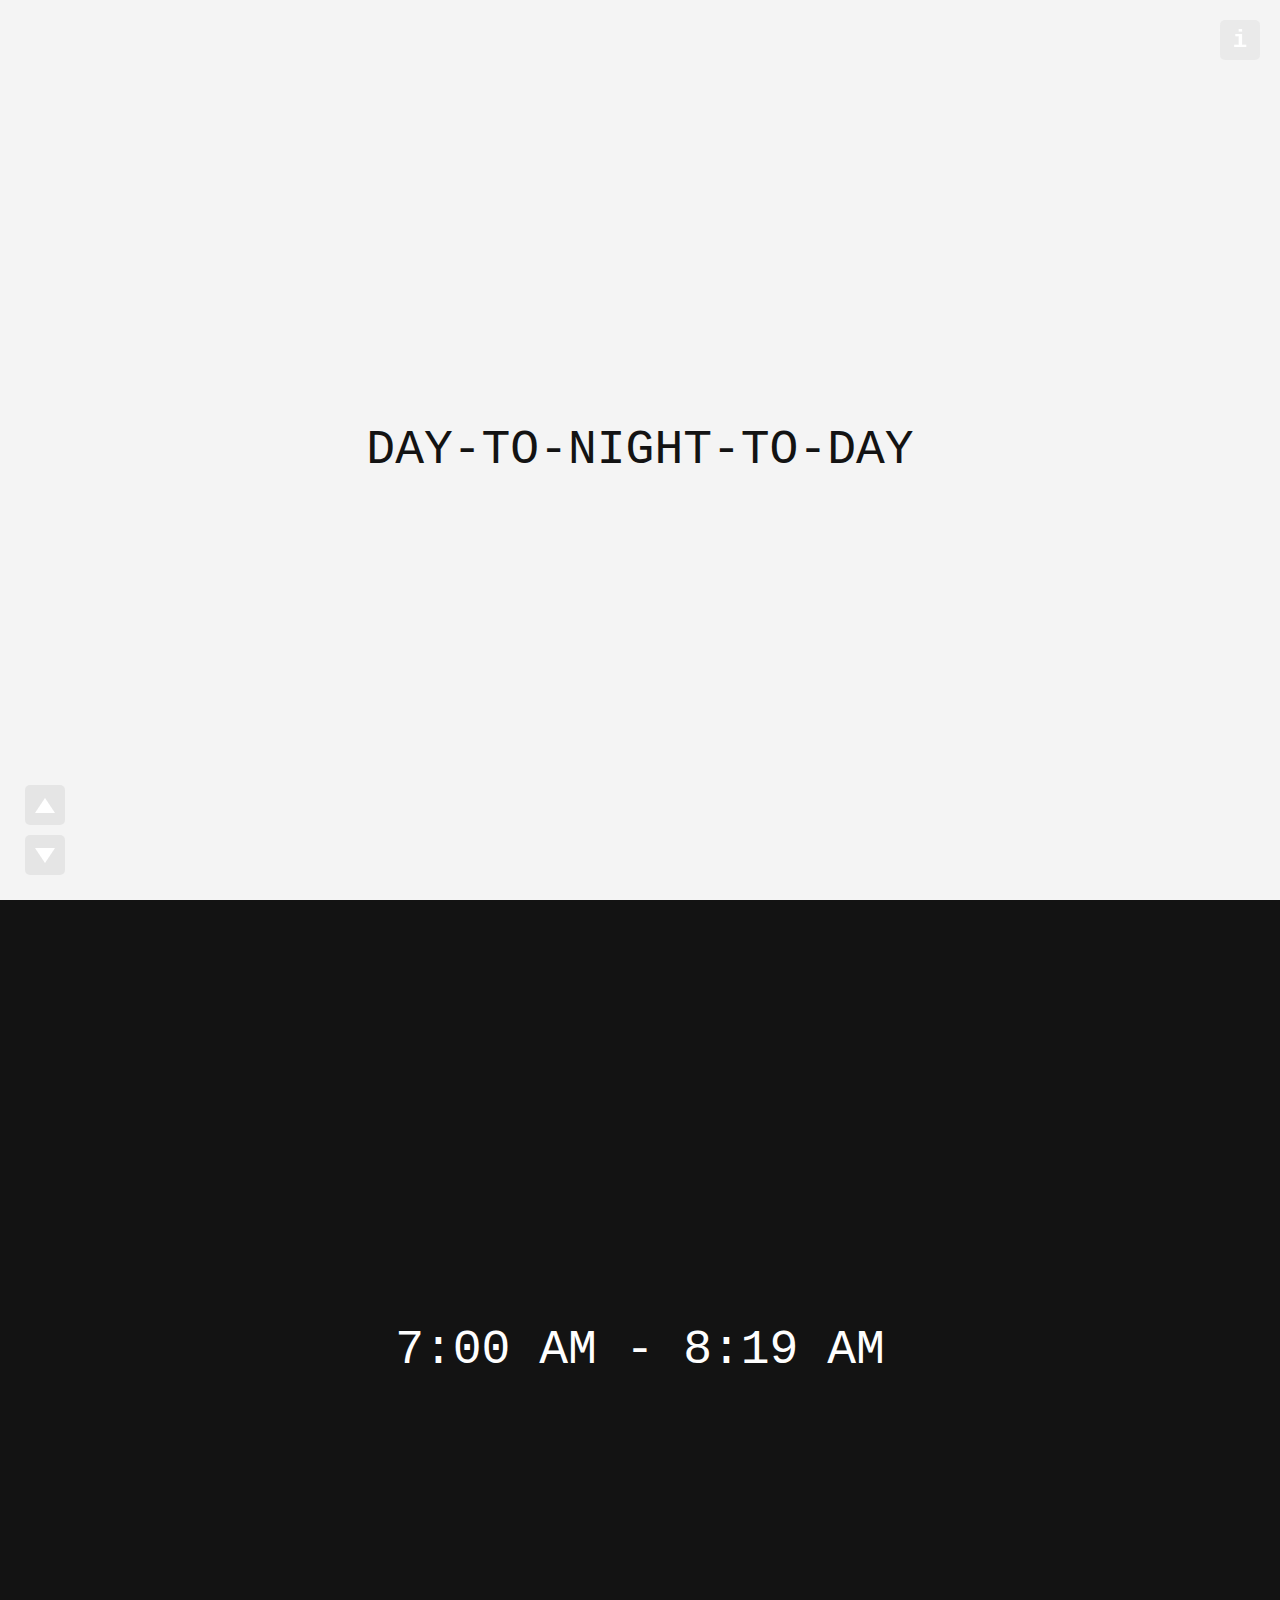
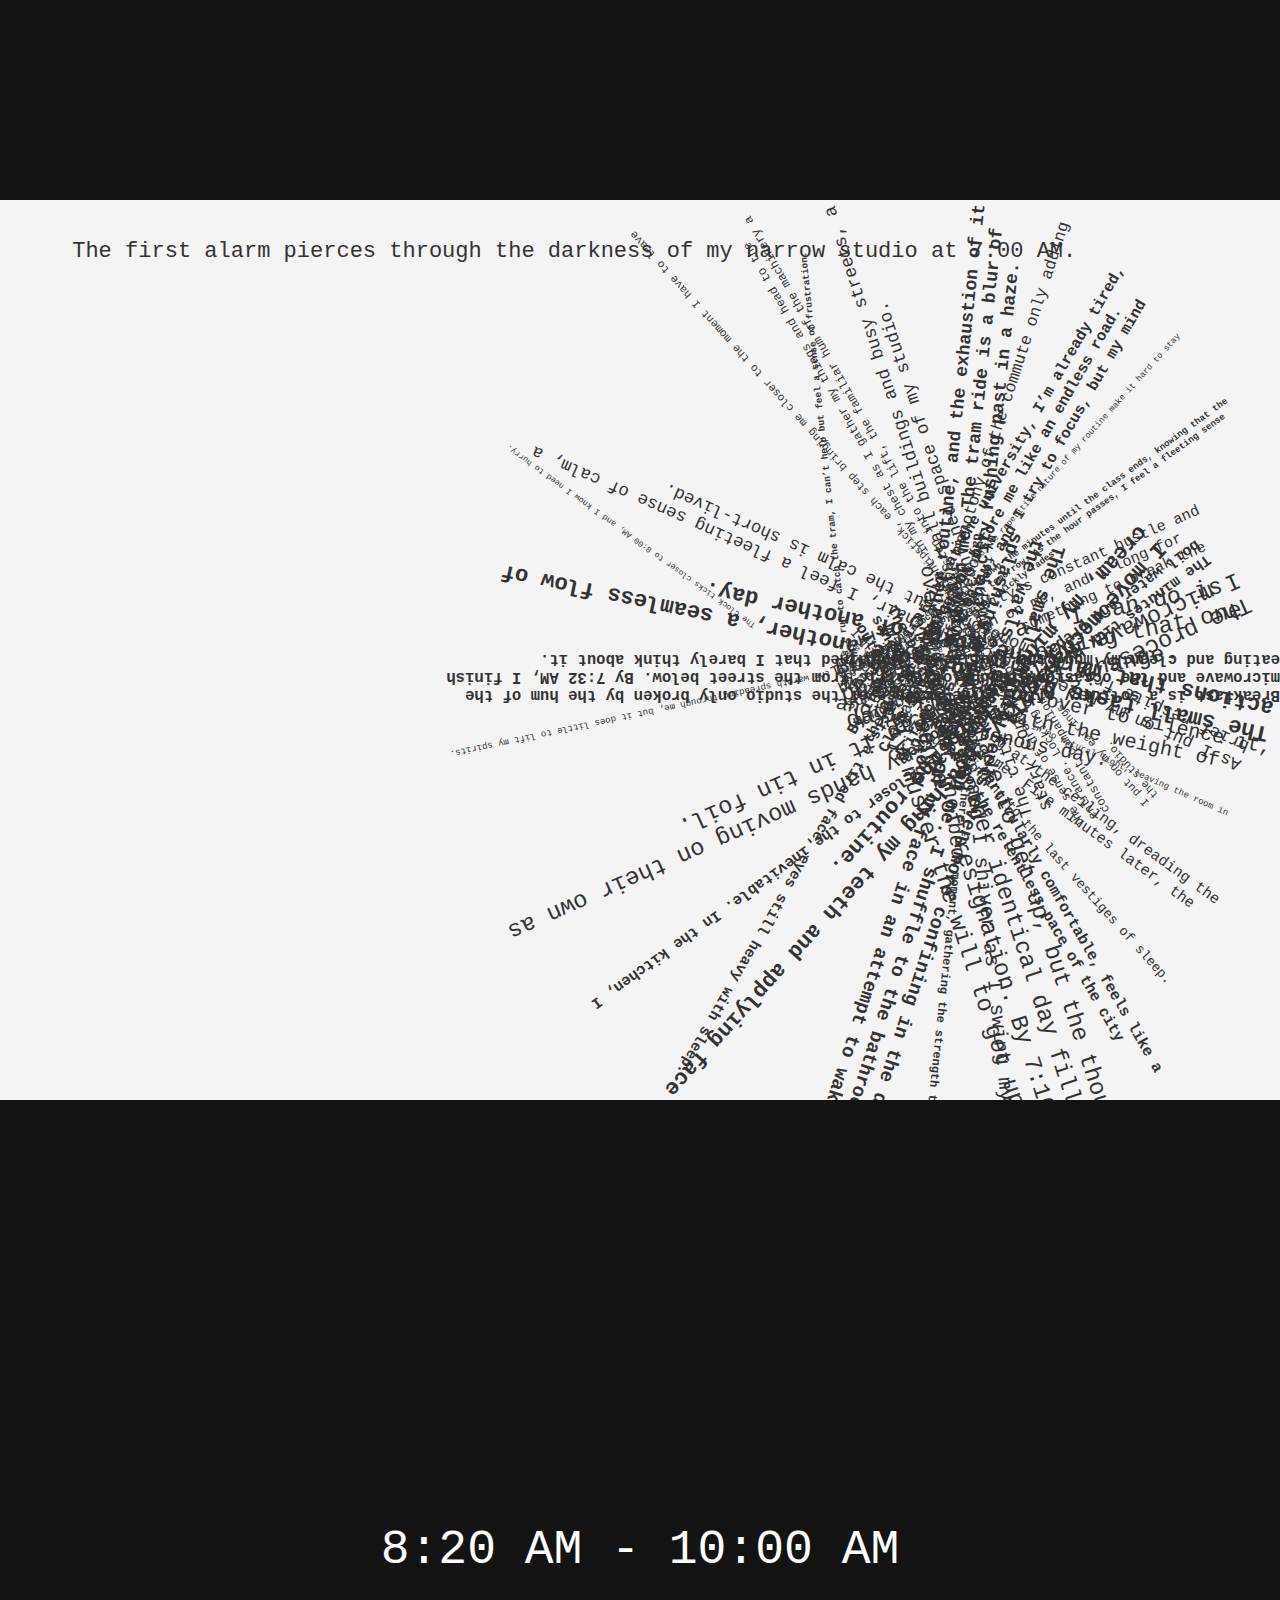
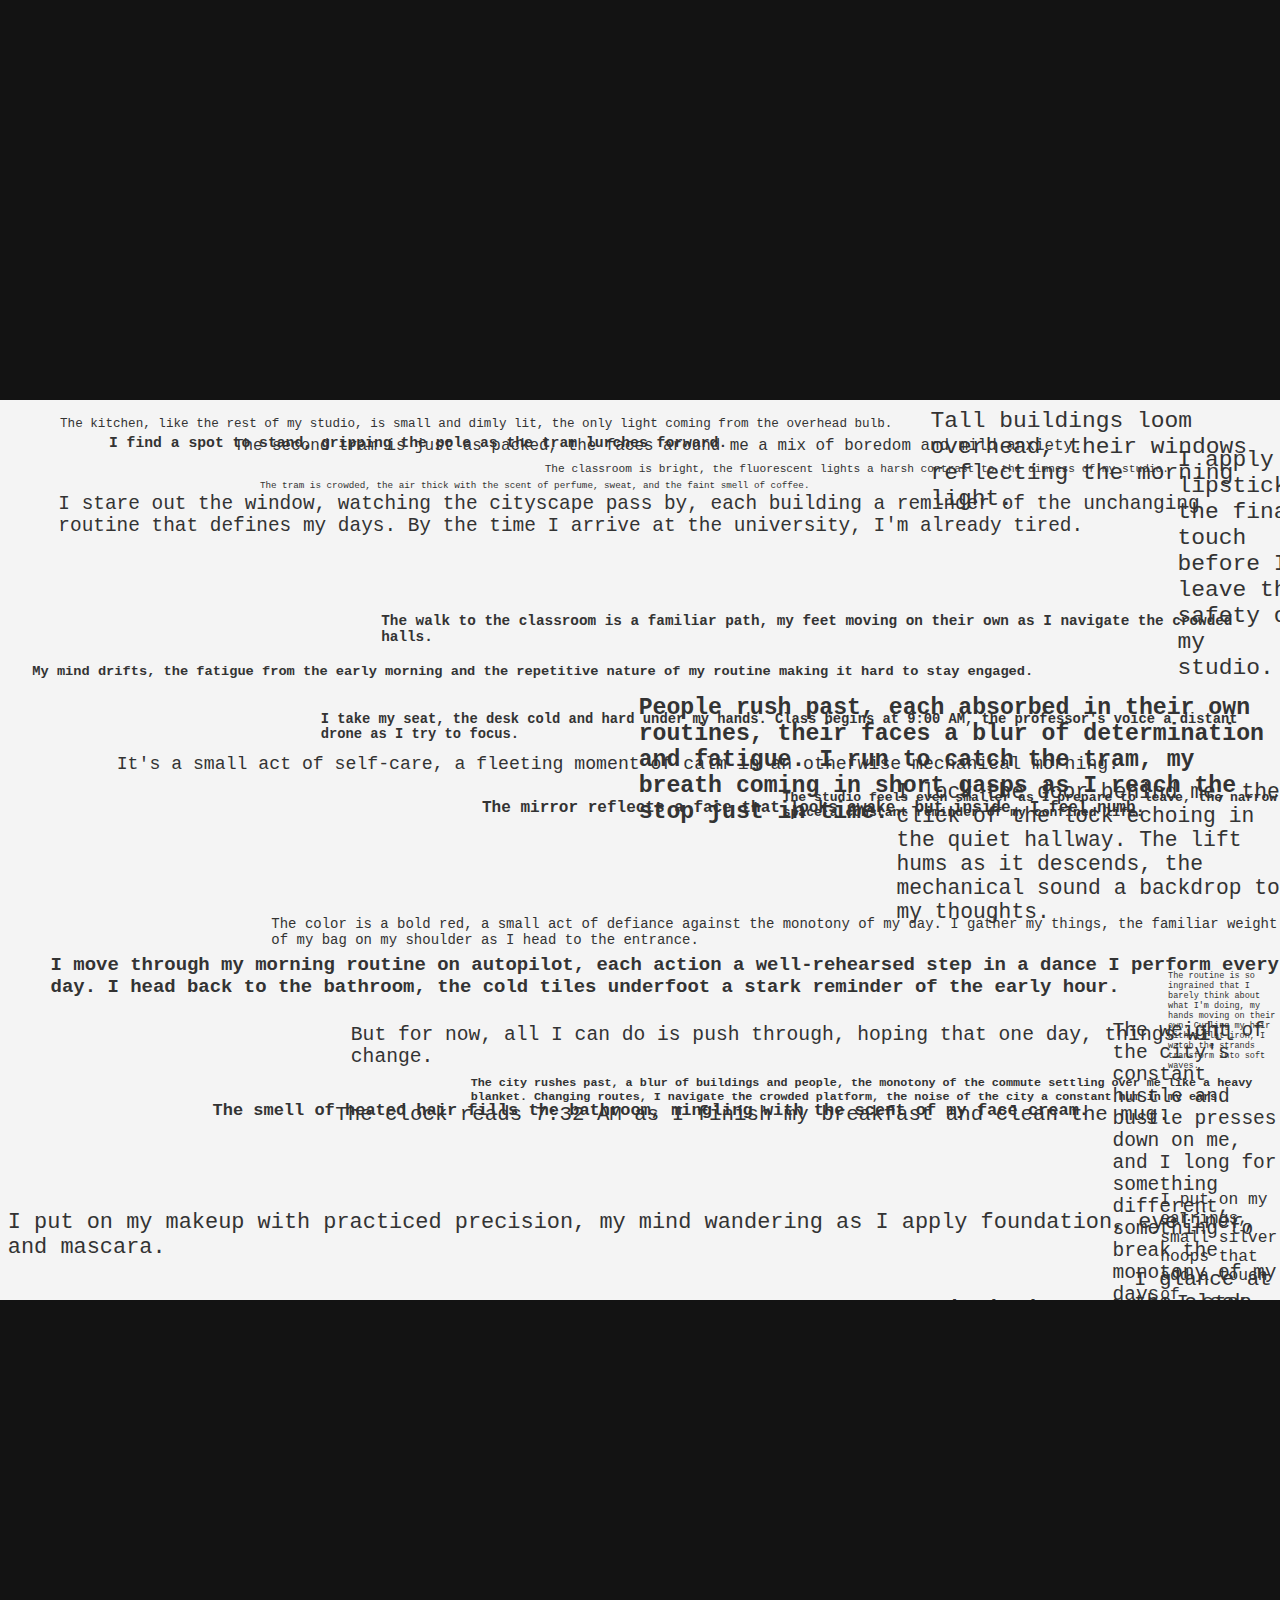
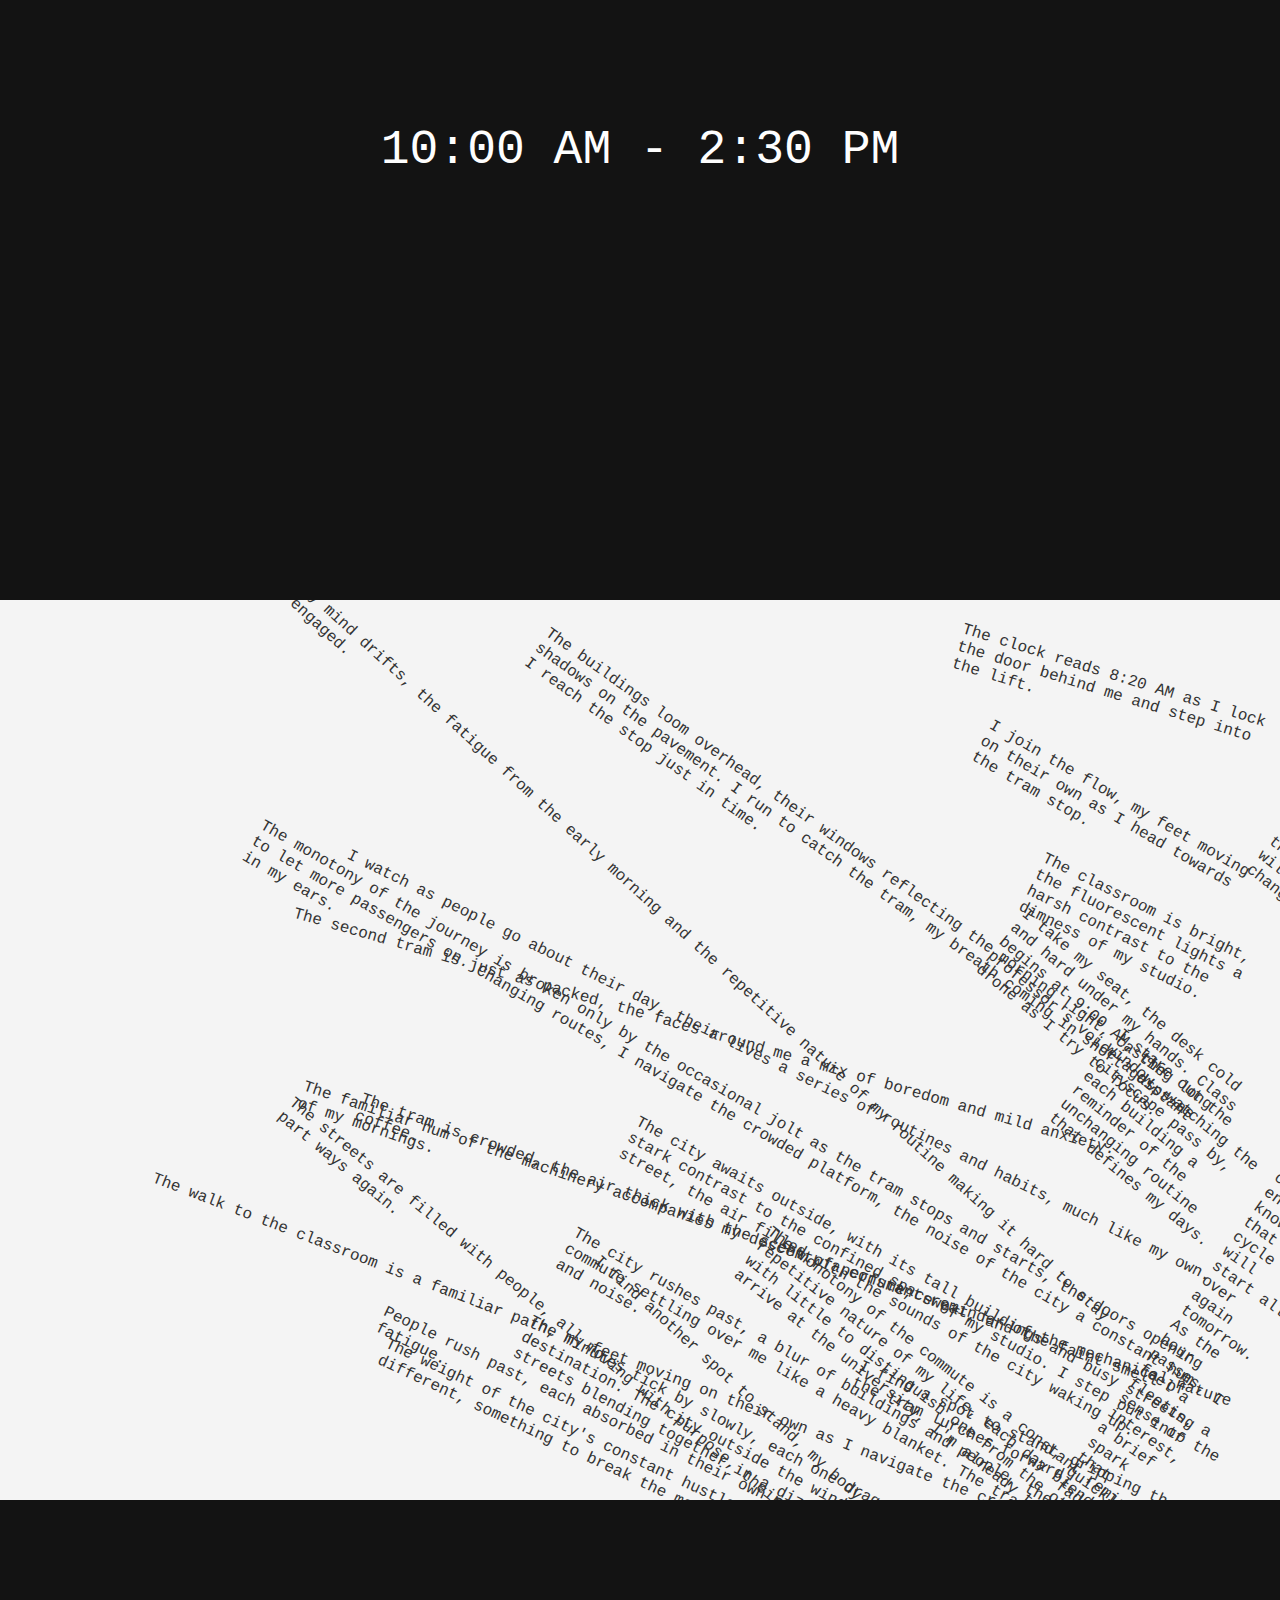
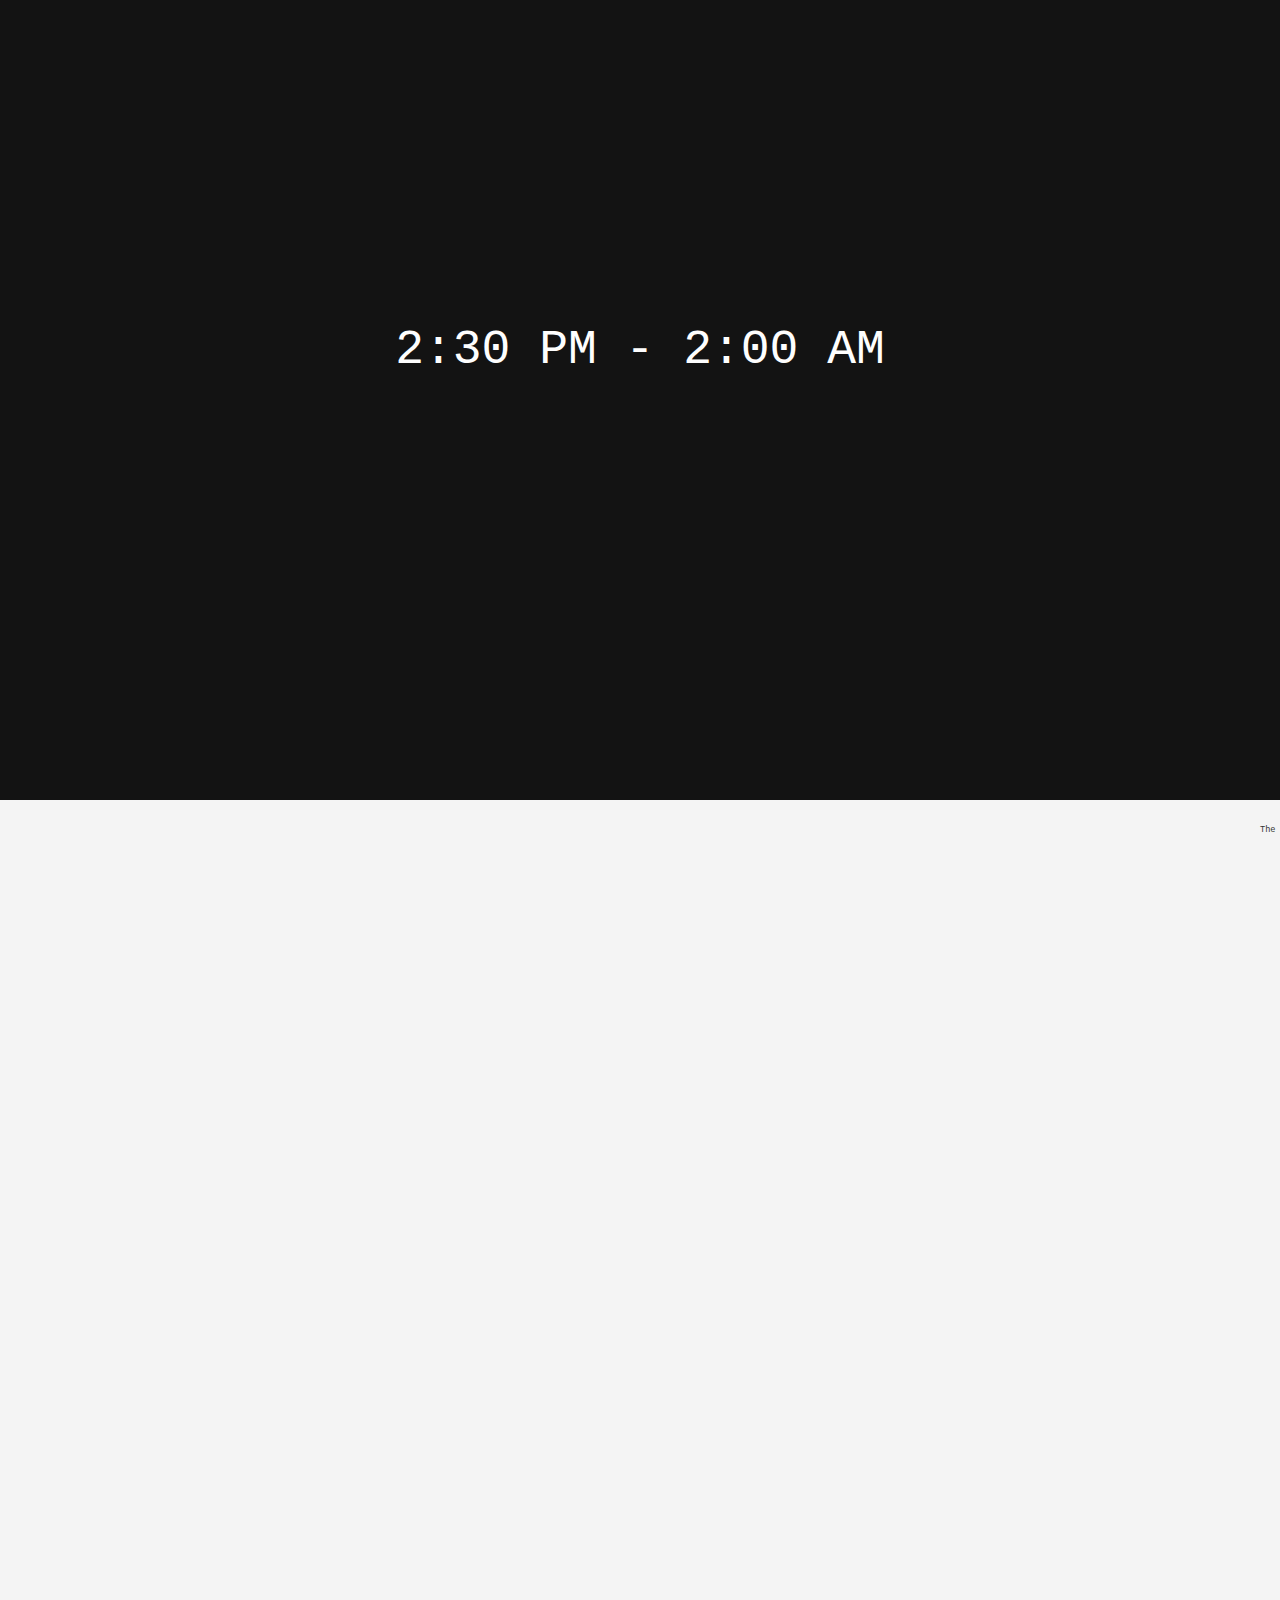
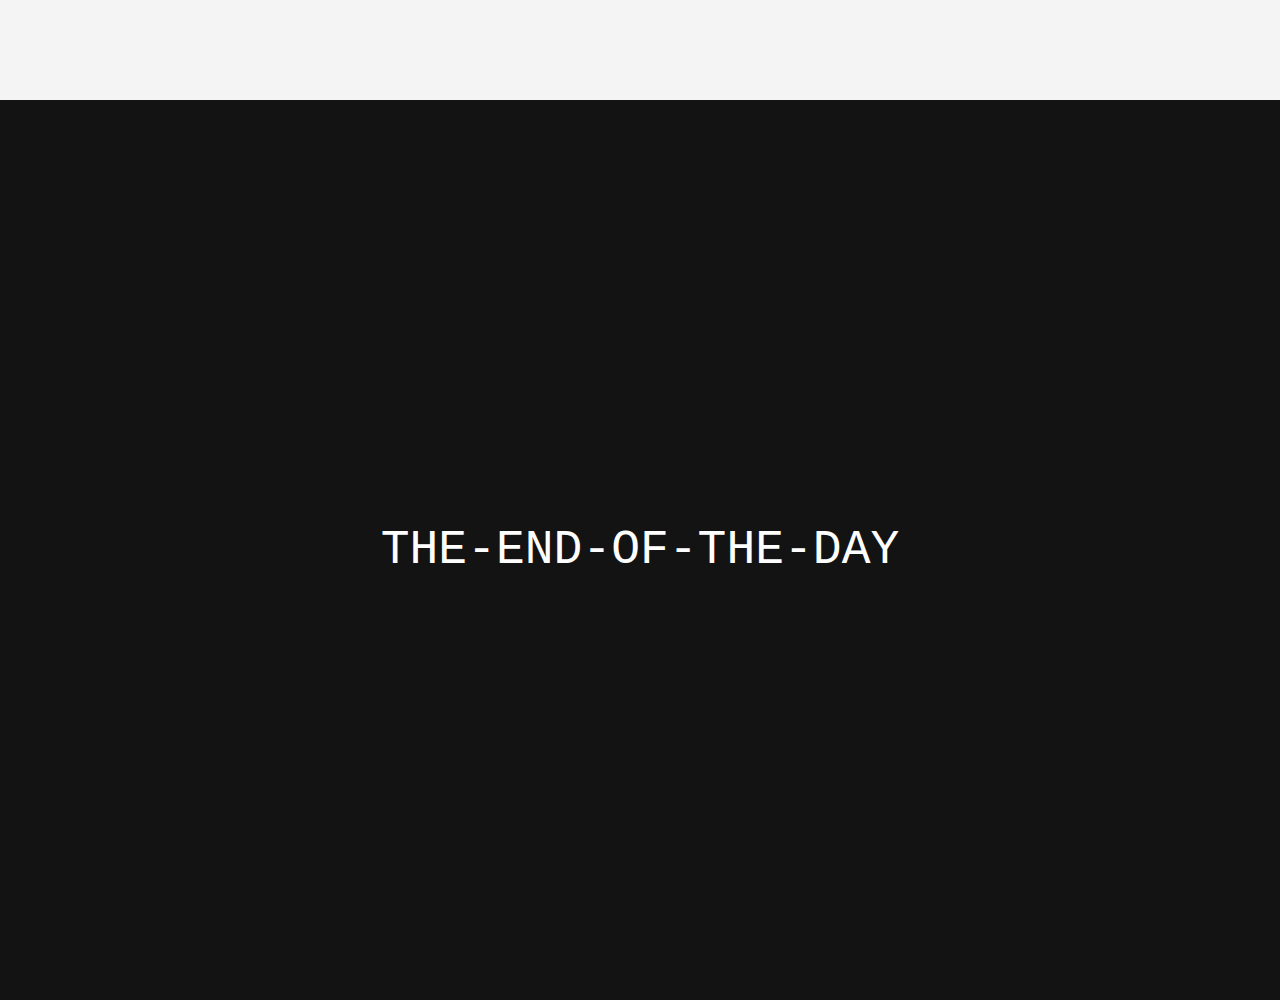
<file: index.html>
<!DOCTYPE html>
<html lang="en">
<head>
    <meta charset="utf-8" />
    <meta name="viewport" content="width=device-width, initial-scale=1.0">
    <title>ZINE</title>
    <link rel="stylesheet" type="text/css" href="style.css">
    <script src="libraries/p5.min.js"></script>
    <script src="libraries/p5.sound.min.js"></script>
</head>
<body>
    <script src="sketch.js"></script>
    
    <!-- Scroll buttons -->
    <div class="scrollBox" id="scrollBox">
        <button type="button" class="scrollBtn" id="upBtn" title="Scroll Up">
            <div class="triUp"></div>
        </button>
        <button type="button" class="scrollBtn" id="downBtn" title="Scroll Down">
            <div class="triDown"></div>
        </button>
    </div>

    <!-- Upper right info button -->
    <button type="button" class="cornerBtn" id="cornerBtn">
        i
    </button>
    <div class="tooltip" id="cornerTooltip">Pls click/hold your mouse, activate different interactions for each chapter</div>

    <!-- Page contents -->
    <div id="container">
        <div class="page page0" id="pageCover">
            <h1 class="theTitle">DAY-TO-NIGHT-TO-DAY</h1>
        </div>
        <div class="page titlePg" id="pageTitle1">
            <h1 class="theTitle">7:00 AM - 8:19 AM</h1>
        </div>
        <div class="page page1" id="page1">
            <iframe src="page01/chapter1.html" scrolling="no" title="Chapter 1" id="chapter1Iframe"></iframe>
        </div>
        <div class="page titlePg" id="pageTitle2">
            <h1 class="theTitle">8:20 AM - 10:00 AM</h1>
        </div>
        <div class="page page2" id="page2">
          <iframe src="page02/chapter2.html" scrolling="no" title="Chapter 2" id="chapter2Iframe"></iframe>
        </div>
        <div class="page titlePg" id="pageTitle3">
            <h1 class="theTitle">10:00 AM - 2:30 PM</h1>
        </div>
        <div class="page page3" id="page3">
          <iframe src="page03/chapter3.html" scrolling="no" title="Chapter 3" id="chapter3Iframe"></iframe>
        </div>
        <div class="page titlePg" id="pageTitle4">
            <h1 class="theTitle">2:30 PM - 2:00 AM</h1>
        </div>
        <div class="page page4" id="page4">
          <iframe src="page04/chapter4.html" scrolling="no" title="Chapter 4" id="chapter4Iframe"></iframe>
        </div>
        <div class="page pageLast" id="pageBack">
            <h1 class="theTitle">THE-END-OF-THE-DAY</h1>
        </div>
    </div>

    <!-- Custom cursor: can't work for iframe-->
    <!-- <div class="myCursor" id="myCursor"></div>
    <div class="trailingDot" id="trailingDot"></div> -->
    
</body>
</html>
</file>
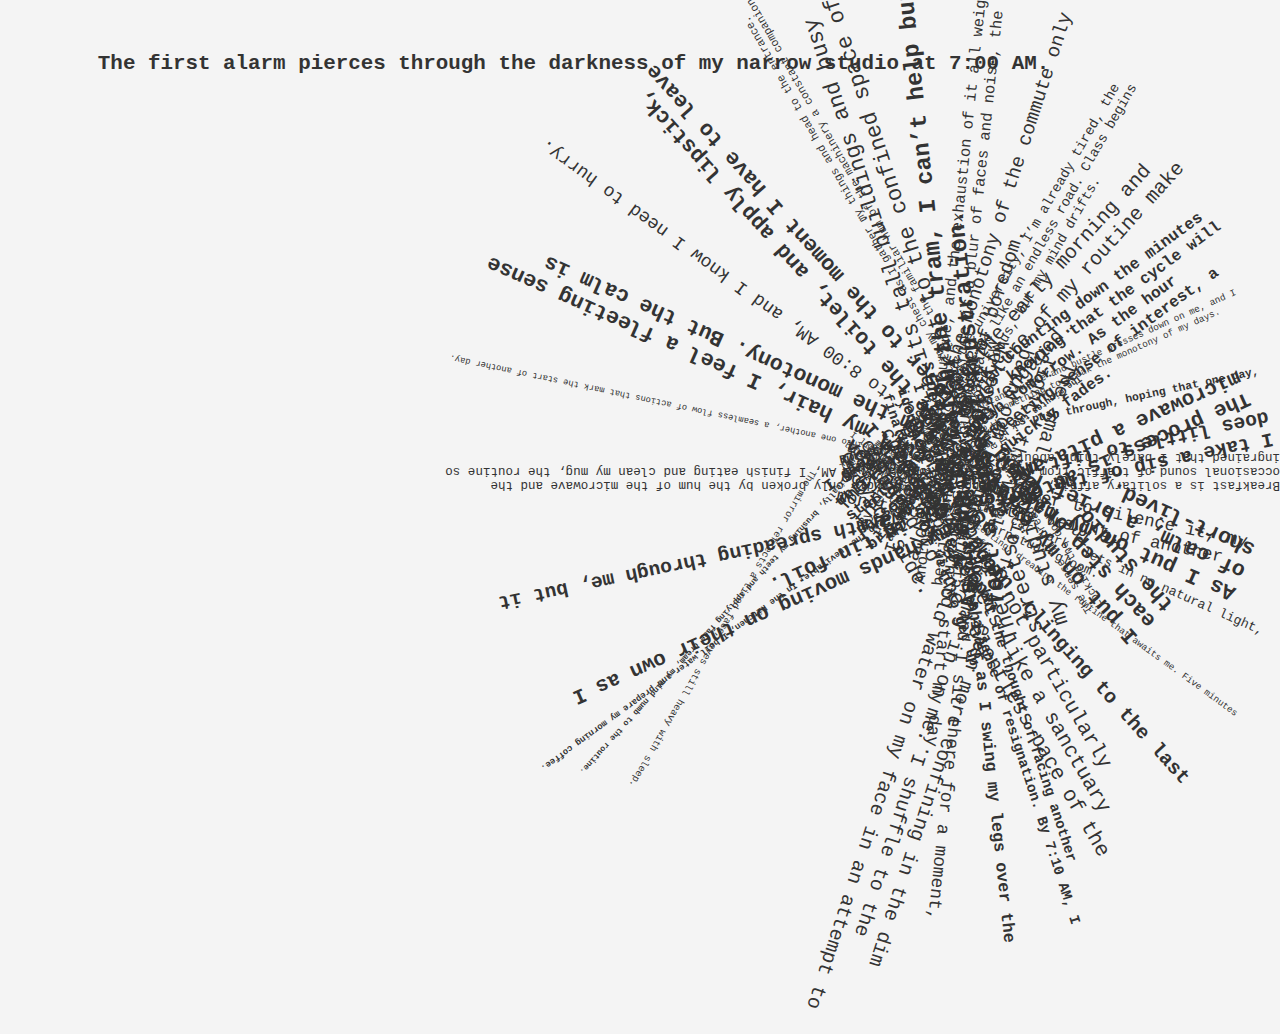
<file: page01/chapter1.html>
<!DOCTYPE html>
<html lang="en">
  <head>
    <meta charset="utf-8" />
    <meta name="viewport" content="width=device-width, initial-scale=1.0">

    <title>Chapter1</title>

    <link rel="stylesheet" type="text/css" href="chapter1.css">

    <script src="libraries/p5.min.js"></script>
    <script src="libraries/p5.sound.min.js"></script>
  </head>

  <body>
    <div id="chapter1Box"></div>
    <script src="chapter1.js"></script>

    <!-- Custom cursor: can't work for iframe-->
    <!-- <div class="myCursor" id="myCursor"></div>
    <div class="trailingDot" id="trailingDot"></div> -->
  </body>
</html>
</file>
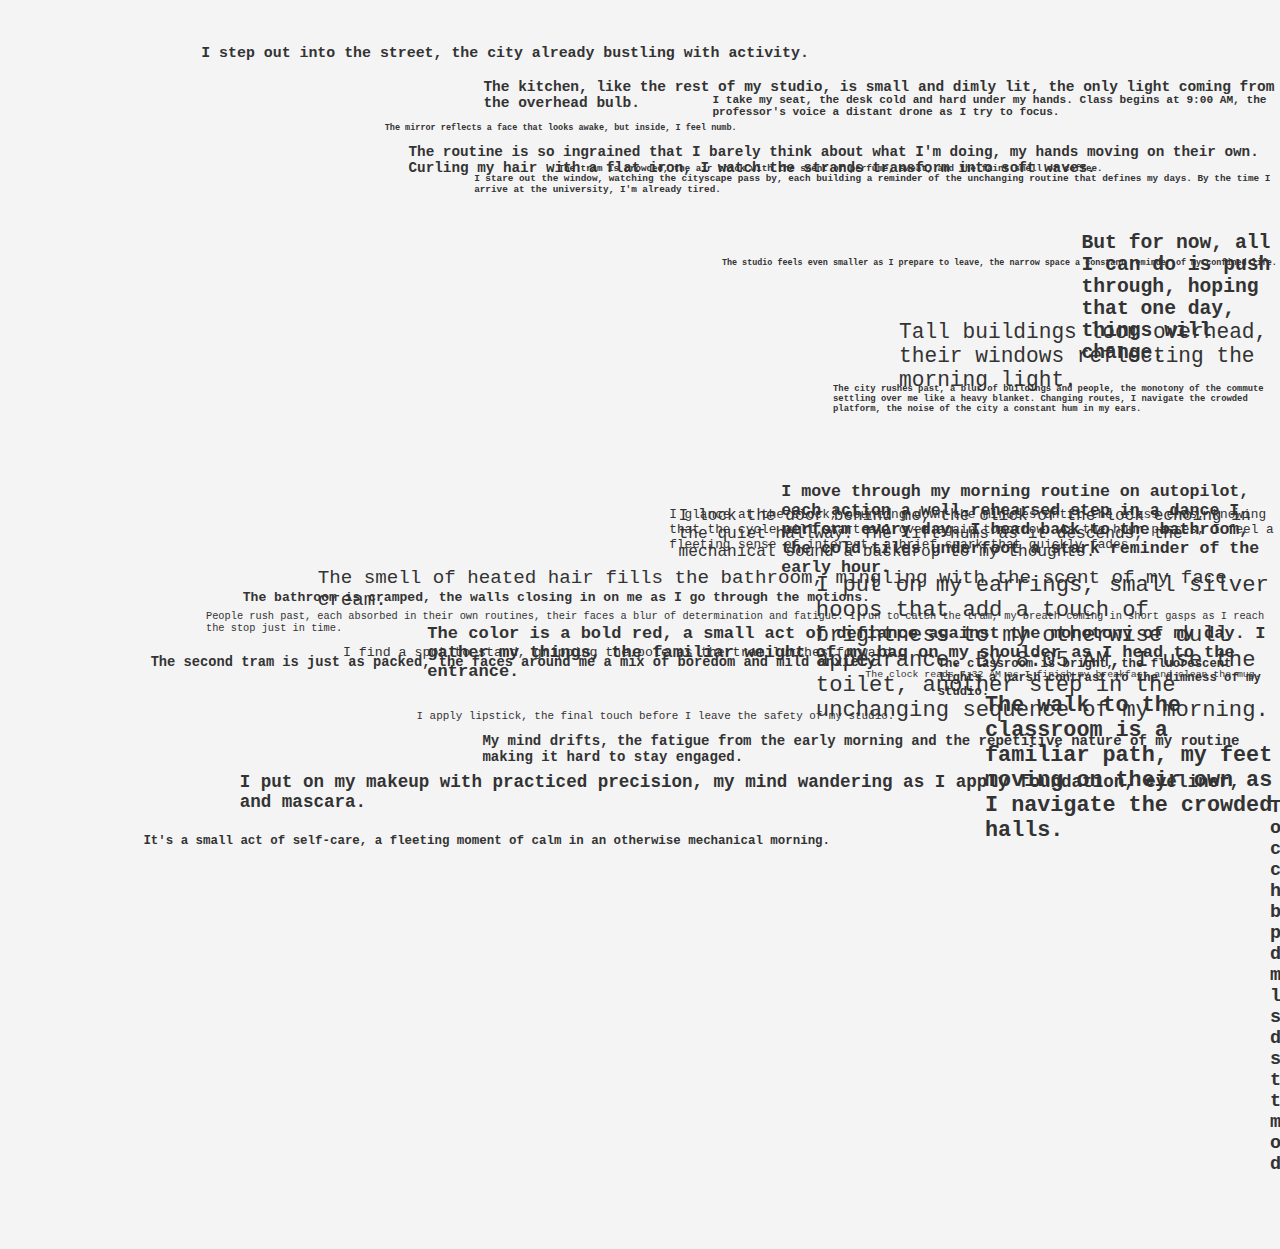
<file: page02/chapter2.html>
<!DOCTYPE html>
<html lang="en">
  <head>
    <meta charset="utf-8" />
    <meta name="viewport" content="width=device-width, initial-scale=1.0">

    <title>Chapter 2</title>

    <link rel="stylesheet" type="text/css" href="chapter2.css">

    <script src="libraries/p5.min.js"></script>
    <script src="libraries/p5.sound.min.js"></script>
  </head>

  <body>
    <div id="chapter2Box"></div>
    <script src="chapter2.js"></script>
  </body>
</html>
</file>
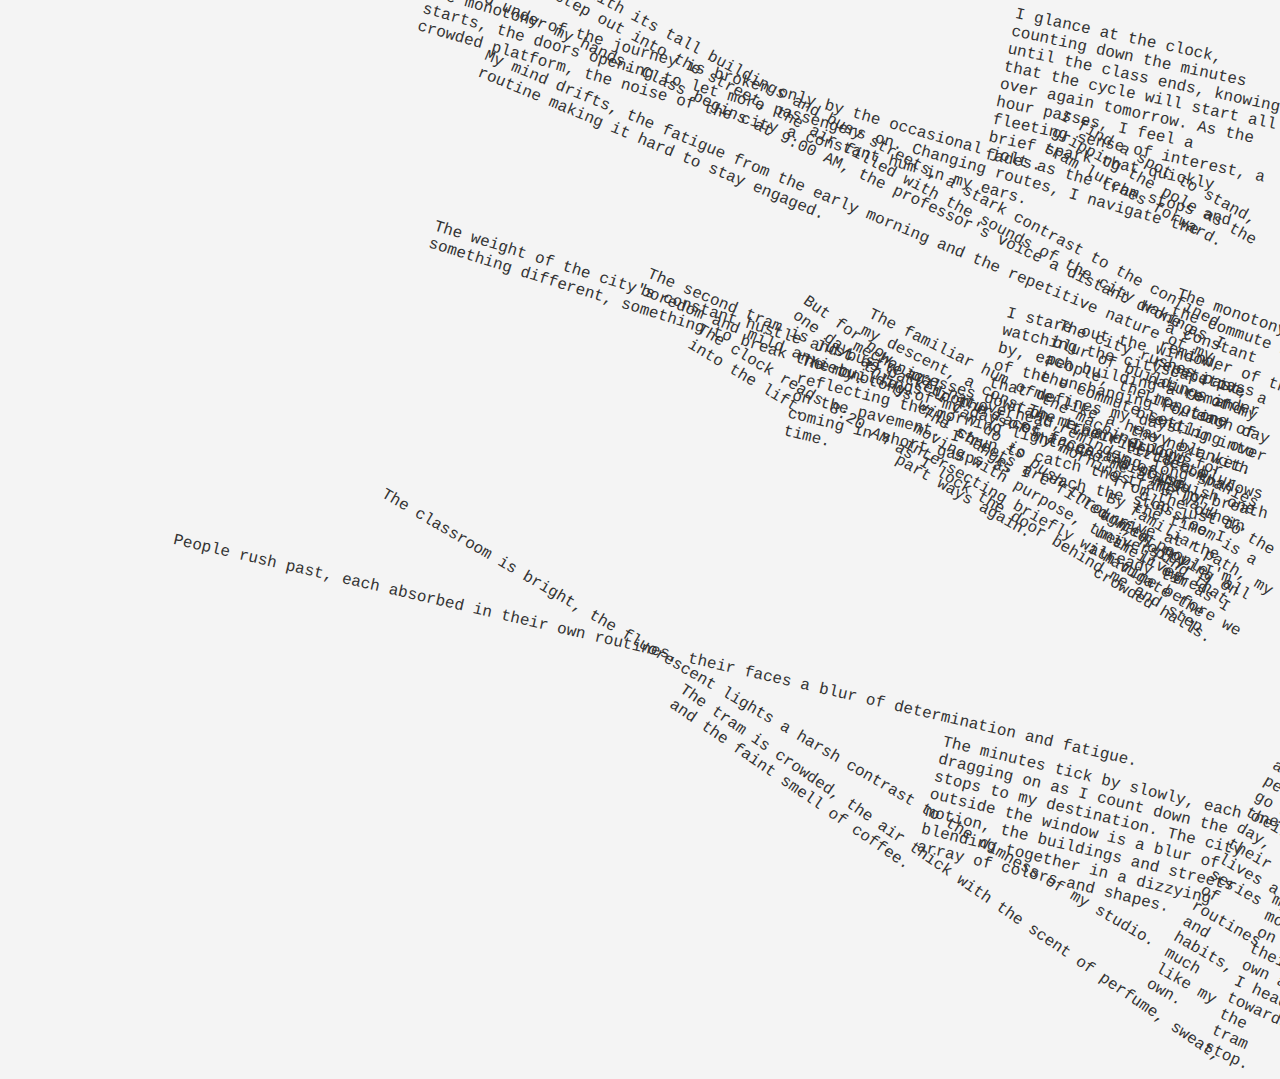
<file: page03/chapter3.html>
<!DOCTYPE html>
<html lang="en">
  <head>
    <meta charset="utf-8" />
    <meta name="viewport" content="width=device-width, initial-scale=1.0">

    <title>Chapter 3</title>

    <link rel="stylesheet" type="text/css" href="chapter3.css">

    <script src="libraries/p5.min.js"></script>
    <script src="libraries/p5.sound.min.js"></script>
  </head>

  <body>
    <div id="chapter3Box"></div>
    <script src="chapter3.js"></script>
  </body>
</html>
</file>
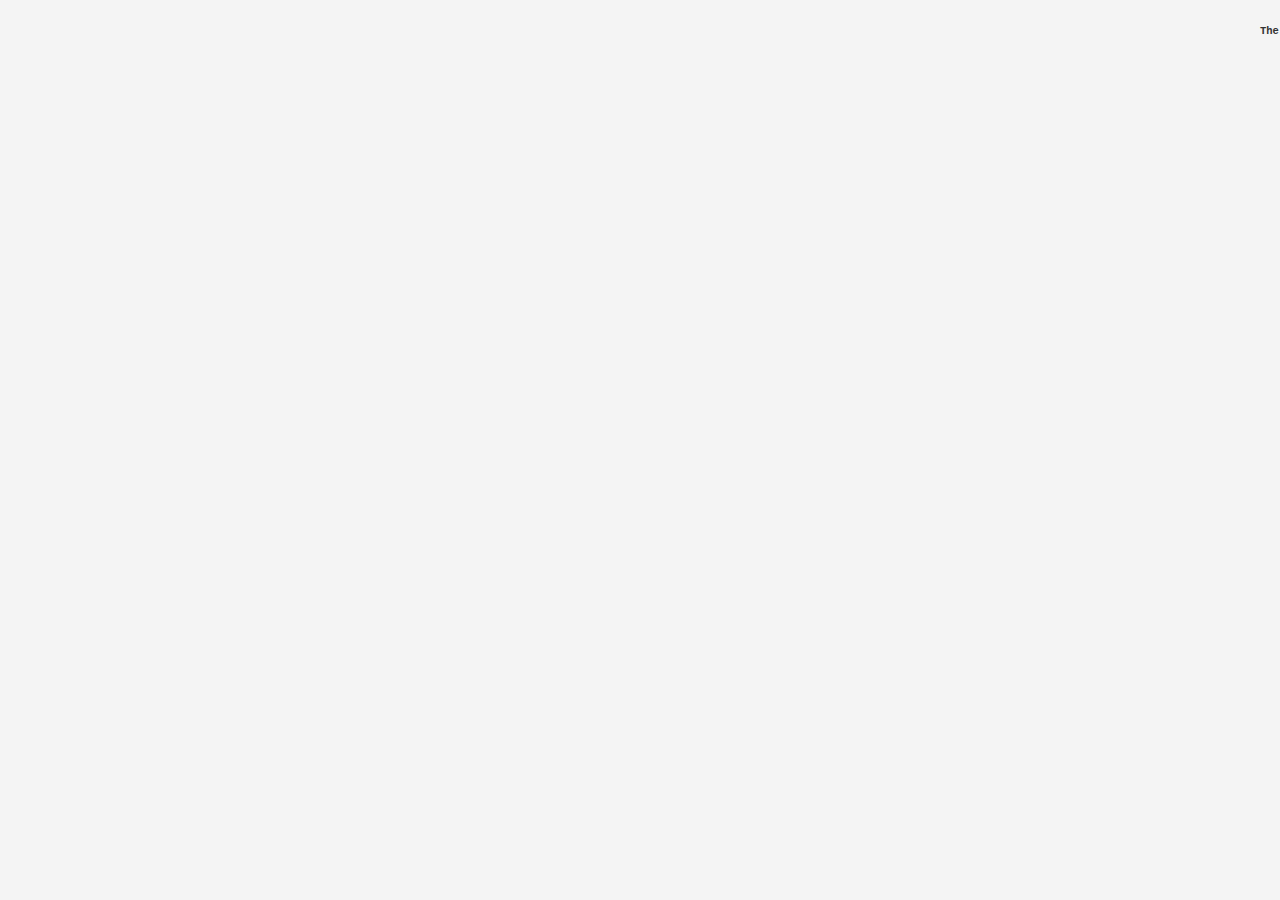
<file: page04/chapter4.html>
<!DOCTYPE html>
<html lang="en">
  <head>
    <meta charset="utf-8" />
    <meta name="viewport" content="width=device-width, initial-scale=1.0">

    <title>Chapter 4</title>

    <link rel="stylesheet" type="text/css" href="chapter4.css">

    <script src="libraries/p5.min.js"></script>
    <script src="libraries/p5.sound.min.js"></script>
  </head>

  <body>
    <div id="chapter4Box"></div>
    <script src="chapter4.js"></script>
  </body>
</html>
</file>
<file: style.css>
body, html {
  margin: 0;
  padding: 0;
  overflow: auto; 
}

/* Originally for cursor effect, */
/* But cursor not working for iframe, so comment off */
/* body {
   cursor: none;
} */

iframe {
  width: 100%;
  height: 100%;
  border: none;
  /* pointer-events: none; */
}

/* .myCursor {
  position: absolute;
  width: 10px;
  height: 10px;
  background-color: black;
  border-radius: 50%;
  pointer-events: none; 
  transform: translate(-50%, -50%); 
  z-index: 10000; 
  transition: background-color 0.3s ease;
}

.trailingDot {
  position: absolute;
  width: 30px;
  height: 30px;
  background-color: rgba(197, 197, 197, 0.5);
  border-radius: 50%;
  pointer-events: none;
  transform: translate(-50%, -50%); 
  z-index: 9999;
  transition: width 0.3s ease, height 0.3s ease, background-color 0.3s ease;
  visibility: hidden;
} */

.page {
  width: 100vw;
  height: 100vh;
  display: flex;
  justify-content: center;
  align-items: center;
  font-size: 1.5em;
  text-align: center;
  /* Avoide select */
  -webkit-user-select: none;
  -ms-user-select: none;
  user-select: none;
} 

.page0 { background-color: #f4f4f4; color: #131313;}

.titlePg { background-color: #131313; color: #fefefe;}

.theTitle {
  font-size: 2em;
  line-height: 1em;
  font-family: "Courier New", Courier, monospace;
  font-weight: normal;
}

.page1 { 
  background-color: #f8f9fa; 
  position: relative; 
}

.page2 { background-color: #e9ecef; }
.page3 { background-color: #dee2e6; }
.page4 { background-color: #f8f9fa; }
.pageLast { background-color: #131313; color: #fefefe;}

.textBox {
  width: 40vw;
  margin: 0 auto;
  padding: 10px;
  /* background-color: white; */
}
         
.text{
  font-size: 0.5em;
  line-height: 1em;
}

p {
  margin: 0;
}

.scrollBox {
  position: fixed;
  bottom: 20px;
  left: 20px;
  display: flex;
  flex-direction: column;
  /* Function for the idea below not working: */
  /* Hiding scrollBox when cursor not moving+pg not scrolling */
  opacity: 1;
  transition: opacity 0.5s ease-in-out;
  z-index: 9000;
}

.scrollBtn {
  background-color: #c6c6c64f;
  color: white;
  border: none;
  padding: 10px;
  margin: 5px;
  font-size: 1.5em;
  display: flex;
  justify-content: center;
  align-items: center;
  width: 40px; 
  height: 40px; 
  border: none;
  border-radius: 5px;
  /* Comment off because cursor not working for iframe */
  /* cursor: none; */
  cursor: pointer;
}

.scrollBtn:hover {
  background-color: #cfcfcf;
}

.triUp {
  width: 0;
  height: 0;
  border-left: 10px solid transparent;
  border-right: 10px solid transparent;
  border-bottom: 15px solid white;
}

.triDown {
  width: 0;
  height: 0;
  border-left: 10px solid transparent;
  border-right: 10px solid transparent;
  border-top: 15px solid white;
}

.cornerBtn {
  position: fixed;
  top: 20px;
  right: 20px;
  background-color: #d5d5d54f;
  color: white;
  border: none;
  padding: 10px;
  font-size: 1.5em;
  font-family: 'Courier New', Courier, monospace;
  font-weight: bold;
  display: flex;
  justify-content: center;
  align-items: center;
  width: 40px; 
  height: 40px; 
  border: none;
  border-radius: 5px;
  cursor: pointer;
  z-index: 9999;
}

.cornerBtn:hover {
  background-color: #cfcfcf;
}

.tooltip {
  width: 14em;
  position: fixed;
  top: 70px; 
  right: 20px;
  background-color: #333;
  color: #fff;
  padding: 5px 10px;
  border-radius: 5px;
  font-family: 'Courier New', Courier, monospace;
  font-weight: normal;
  display: none; 
  z-index: 1000;
}
</file>
<file: page01/chapter1.css>
body {
  display: flex;
  justify-content: center;
  align-items: center;
  height: 100vh;
  background-color: #f4f4f4;
  margin: 0;
}

#chapter1Box {
  position: relative;
}

.text {
  position: absolute;
  font-family: 'Courier New', Courier, monospace, sans-serif;
  color: #333;
  /* Avoide select */
  -webkit-user-select: none;
  -ms-user-select: none;
  user-select: none;
}
</file>
<file: page02/chapter2.css>
body {
  display: flex;
  justify-content: center;
  align-items: center;
  height: 100vh;
  background-color: #f4f4f4;
  margin: 0;
}

#chapter2Box {
  position: relative;
  width: 100%;
  height: 100%;
}

.text {
  position: absolute;
  font-family: 'Courier New', Courier, monospace;
  color: #333;
  /* Avoide select */
  -webkit-user-select: none;
  -ms-user-select: none;
  user-select: none;
}
</file>
<file: page03/chapter3.css>
body {
  display: flex;
  justify-content: center;
  align-items: center;
  height: 100vh;
  background-color: #f4f4f4;
  margin: 0;
}

#chapter3Box {
  position: relative;
  width: 100%;
  height: 100%;
}

.text {
  position: absolute;
  font-family: 'Courier New', Courier, monospace;
  color: #333;
  /* Avoide select */
  -webkit-user-select: none;
  -ms-user-select: none;
  user-select: none;
}
</file>
<file: page04/chapter4.css>
body {
  display: flex;
  justify-content: center;
  align-items: center;
  height: 100vh;
  background-color: #f4f4f4;
  margin: 0;
  overflow: hidden;
}

#chapter4Box {
  position: relative;
  width: 100%;
  height: 100%;
}

.text {
  margin: 0;
  position: absolute;
  font-family: 'Courier New', Courier, monospace;
  white-space: nowrap;
  color: #333;
  /* Avoide select */
  -webkit-user-select: none;
  -ms-user-select: none;
  user-select: none;
}
</file>
